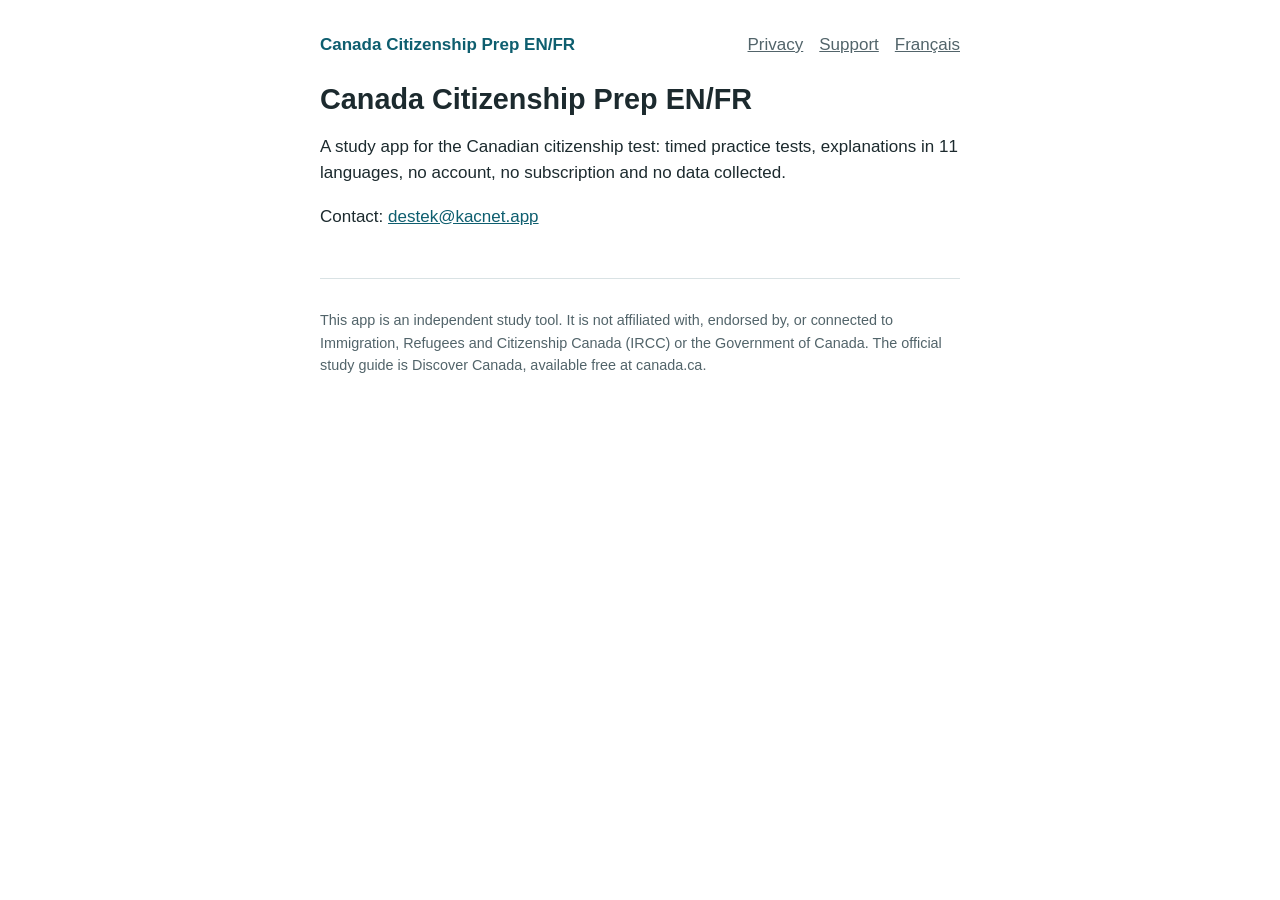
<file: index.html>
<!doctype html>
<html lang="en">
<head>
<meta charset="utf-8">
<meta name="viewport" content="width=device-width, initial-scale=1">
<title>Canada Citizenship Prep EN/FR</title>
<link rel="stylesheet" href="style.css">
</head>
<body>
<main>
<header>
  <span class="app">Canada Citizenship Prep EN/FR</span>
  <nav><a href="privacy/">Privacy</a><a href="support/">Support</a><a href="fr/" lang="fr">Français</a></nav>
</header>
<h1>Canada Citizenship Prep EN/FR</h1>
<p>A study app for the Canadian citizenship test: timed practice tests, explanations in 11 languages, no account, no subscription and no data collected.</p>
<p>Contact: <a href="mailto:destek@kacnet.app">destek@kacnet.app</a></p>
<footer><p>This app is an independent study tool. It is not affiliated with, endorsed by, or connected to Immigration, Refugees and Citizenship Canada (IRCC) or the Government of Canada. The official study guide is Discover Canada, available free at canada.ca.</p></footer>
</main>
</body>
</html>
</file>
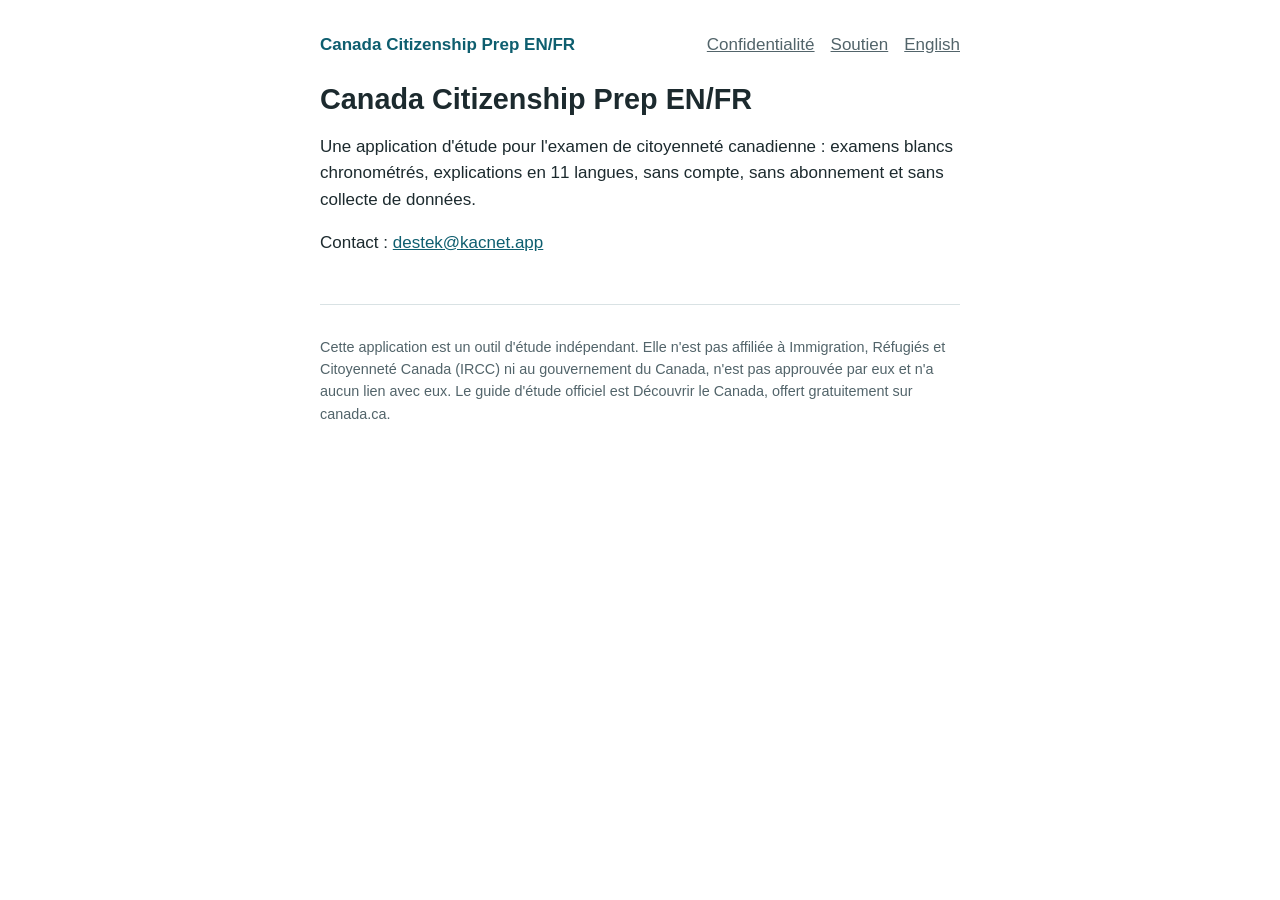
<file: fr/index.html>
<!doctype html>
<html lang="fr-CA">
<head>
<meta charset="utf-8">
<meta name="viewport" content="width=device-width, initial-scale=1">
<title>Canada Citizenship Prep EN/FR</title>
<link rel="stylesheet" href="../style.css">
</head>
<body>
<main>
<header>
  <span class="app">Canada Citizenship Prep EN/FR</span>
  <nav><a href="privacy/">Confidentialité</a><a href="support/">Soutien</a><a href="../" lang="en">English</a></nav>
</header>
<h1>Canada Citizenship Prep EN/FR</h1>
<p>Une application d'étude pour l'examen de citoyenneté canadienne : examens blancs chronométrés, explications en 11 langues, sans compte, sans abonnement et sans collecte de données.</p>
<p>Contact : <a href="mailto:destek@kacnet.app">destek@kacnet.app</a></p>
<footer><p>Cette application est un outil d'étude indépendant. Elle n'est pas affiliée à Immigration, Réfugiés et Citoyenneté Canada (IRCC) ni au gouvernement du Canada, n'est pas approuvée par eux et n'a aucun lien avec eux. Le guide d'étude officiel est Découvrir le Canada, offert gratuitement sur canada.ca.</p></footer>
</main>
</body>
</html>
</file>
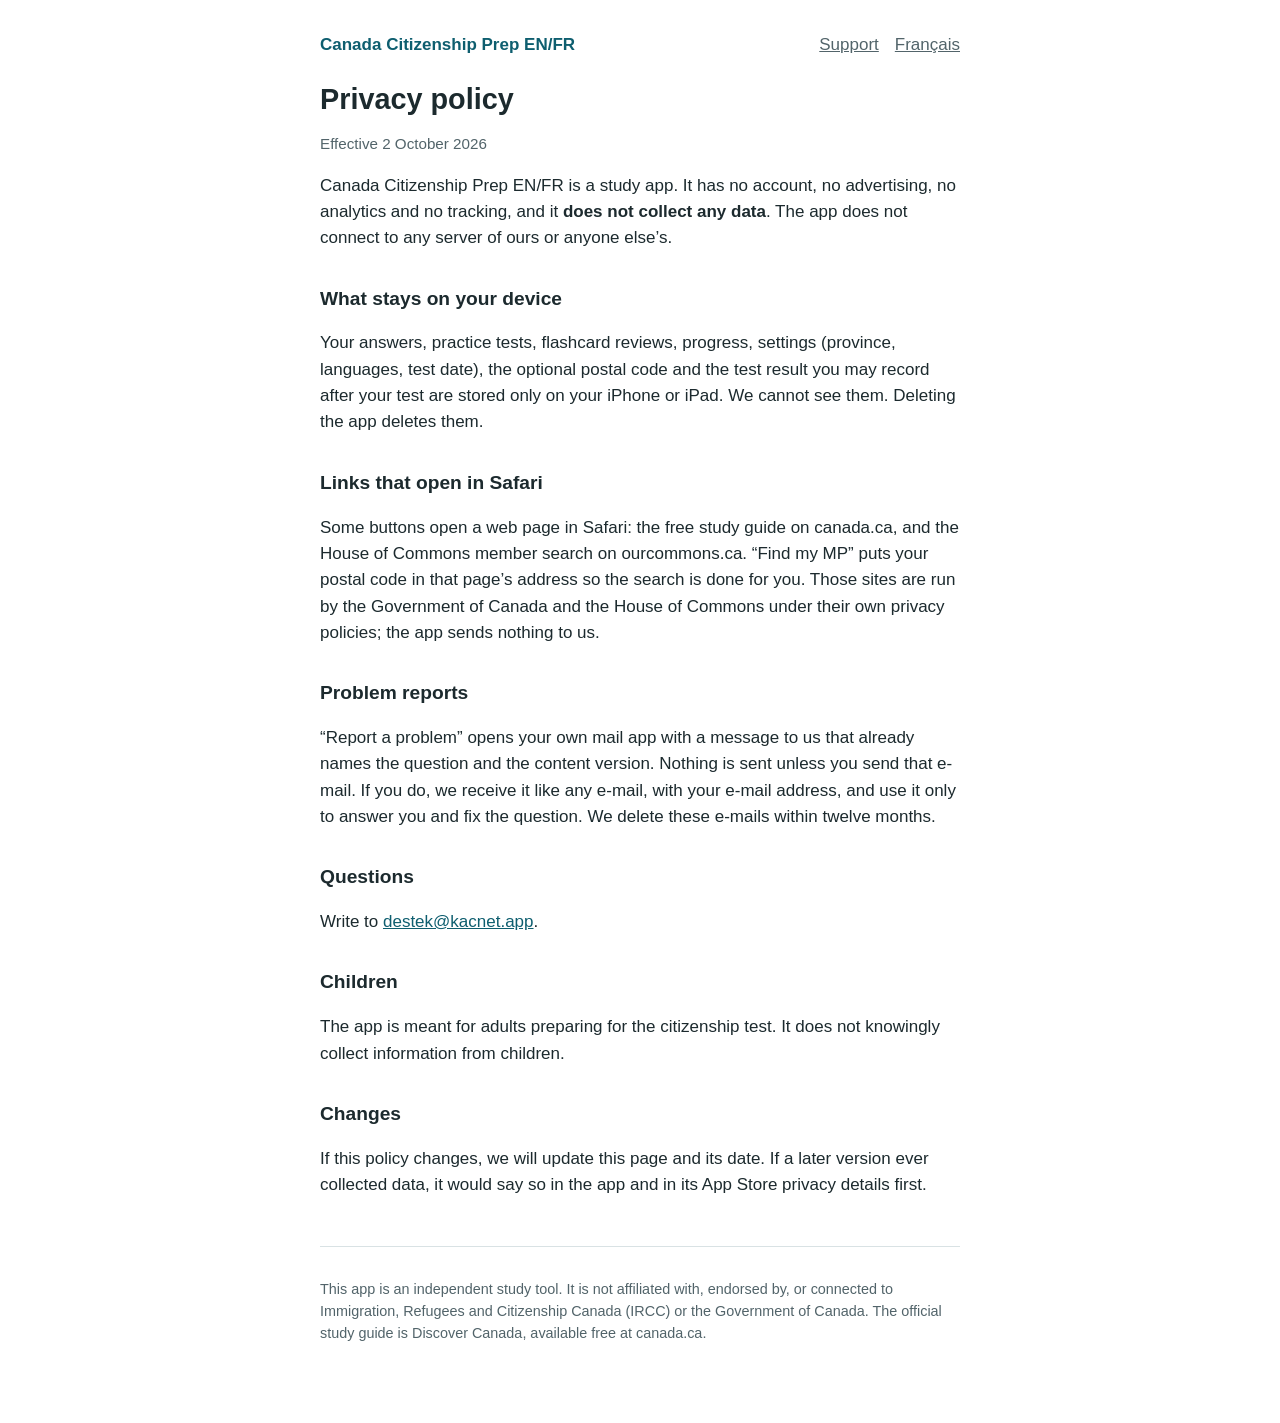
<file: privacy/index.html>
<!doctype html>
<html lang="en">
<head>
<meta charset="utf-8">
<meta name="viewport" content="width=device-width, initial-scale=1">
<title>Privacy policy — Canada Citizenship Prep EN/FR</title>
<link rel="alternate" hreflang="fr" href="../fr/privacy/">
<link rel="stylesheet" href="../style.css">
</head>
<body>
<main>
<header>
  <a class="app" href="../">Canada Citizenship Prep EN/FR</a>
  <nav><a href="../support/">Support</a><a href="../fr/privacy/" lang="fr">Français</a></nav>
</header>

<h1>Privacy policy</h1>
<p class="updated">Effective 2 October 2026</p>

<p>Canada Citizenship Prep EN/FR is a study app. It has no account, no advertising, no analytics
and no tracking, and it <strong>does not collect any data</strong>. The app does not connect to
any server of ours or anyone else’s.</p>

<h2>What stays on your device</h2>
<p>Your answers, practice tests, flashcard reviews, progress, settings (province, languages, test
date), the optional postal code and the test result you may record after your test are stored
only on your iPhone or iPad. We cannot see them. Deleting the app deletes them.</p>

<h2>Links that open in Safari</h2>
<p>Some buttons open a web page in Safari: the free study guide on canada.ca, and the House of
Commons member search on ourcommons.ca. “Find my MP” puts your postal code in that page’s address
so the search is done for you. Those sites are run by the Government of Canada and the House of
Commons under their own privacy policies; the app sends nothing to us.</p>

<h2>Problem reports</h2>
<p>“Report a problem” opens your own mail app with a message to us that already names the question
and the content version. Nothing is sent unless you send that e-mail. If you do, we receive it like
any e-mail, with your e-mail address, and use it only to answer you and fix the question. We delete
these e-mails within twelve months.</p>

<h2>Questions</h2>
<p>Write to <a href="mailto:destek@kacnet.app">destek@kacnet.app</a>.</p>

<h2>Children</h2>
<p>The app is meant for adults preparing for the citizenship test. It does not knowingly collect
information from children.</p>

<h2>Changes</h2>
<p>If this policy changes, we will update this page and its date. If a later version ever
collected data, it would say so in the app and in its App Store privacy details first.</p>

<footer>
  <p>This app is an independent study tool. It is not affiliated with, endorsed by, or connected
  to Immigration, Refugees and Citizenship Canada (IRCC) or the Government of Canada. The official
  study guide is Discover Canada, available free at canada.ca.</p>
</footer>
</main>
</body>
</html>
</file>
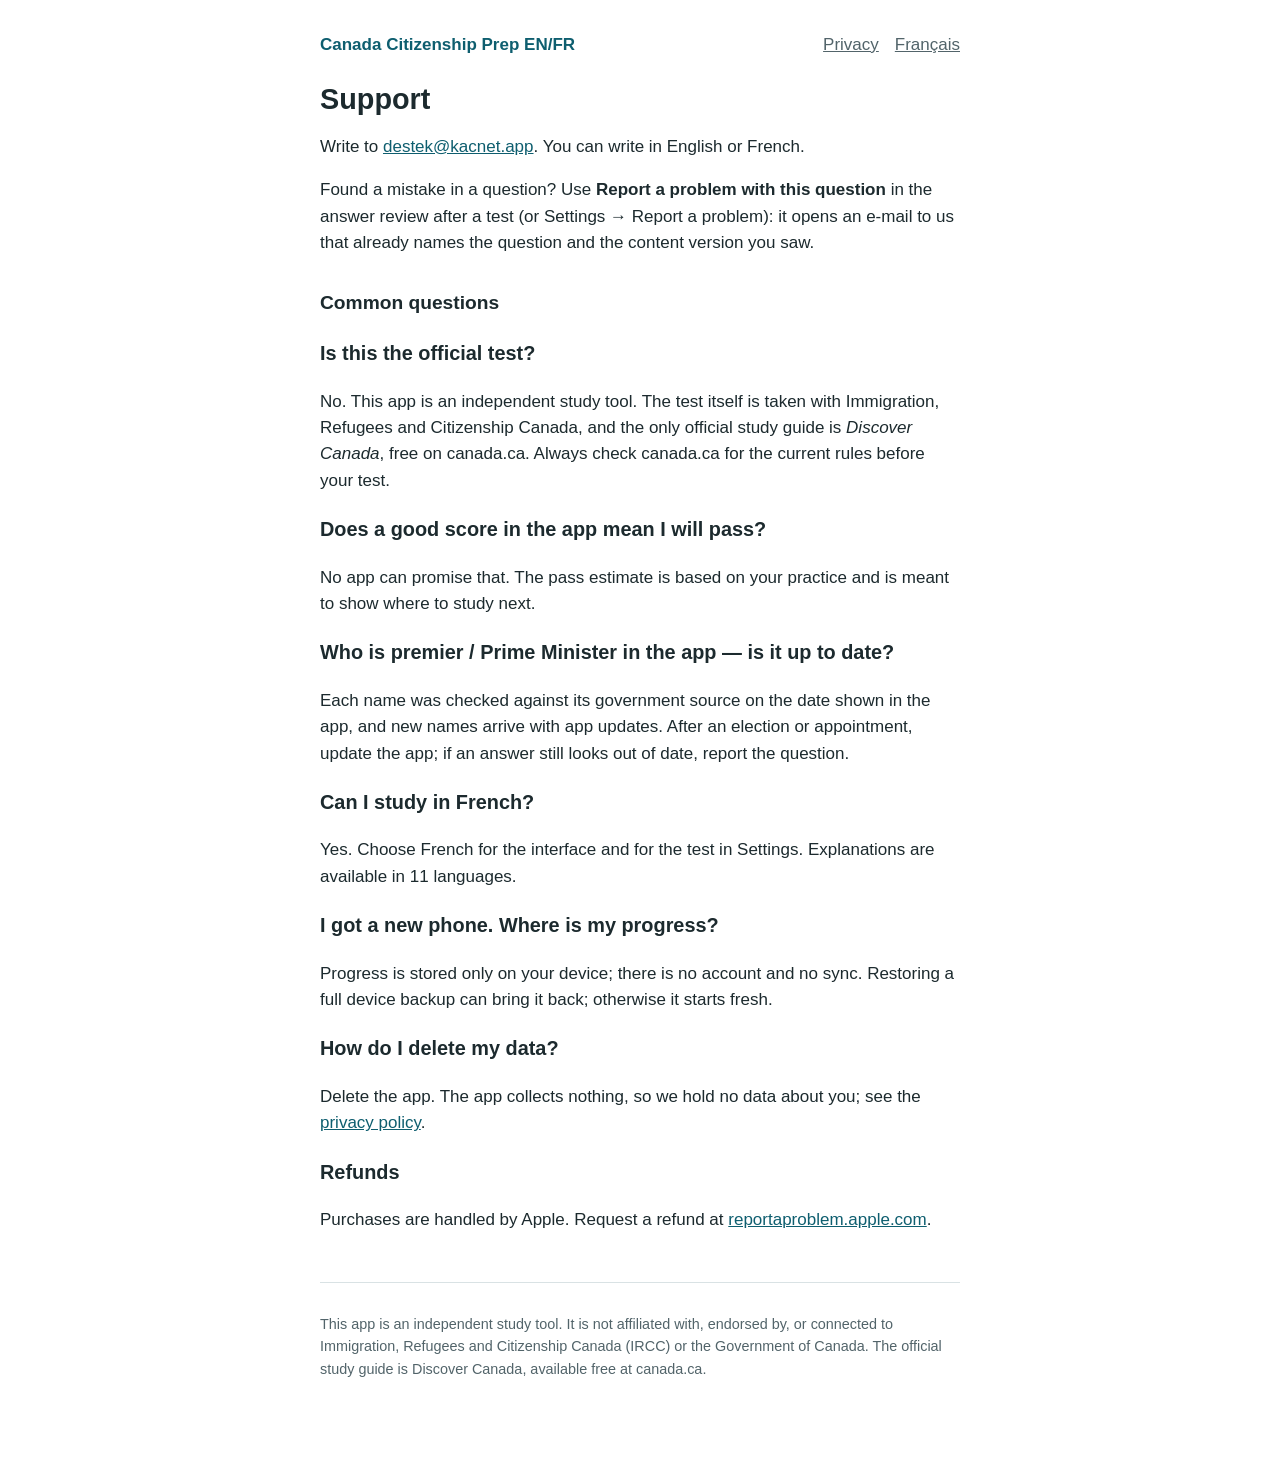
<file: support/index.html>
<!doctype html>
<html lang="en">
<head>
<meta charset="utf-8">
<meta name="viewport" content="width=device-width, initial-scale=1">
<title>Support — Canada Citizenship Prep EN/FR</title>
<link rel="alternate" hreflang="fr" href="../fr/support/">
<link rel="stylesheet" href="../style.css">
</head>
<body>
<main>
<header>
  <a class="app" href="../">Canada Citizenship Prep EN/FR</a>
  <nav><a href="../privacy/">Privacy</a><a href="../fr/support/" lang="fr">Français</a></nav>
</header>

<h1>Support</h1>
<p>Write to <a href="mailto:destek@kacnet.app">destek@kacnet.app</a>. You can write in English or
French.</p>
<p>Found a mistake in a question? Use <strong>Report a problem with this question</strong> in the
answer review after a test (or Settings → Report a problem): it opens an e-mail to us that already
names the question and the content version you saw.</p>

<h2>Common questions</h2>

<h3>Is this the official test?</h3>
<p>No. This app is an independent study tool. The test itself is taken with Immigration, Refugees
and Citizenship Canada, and the only official study guide is <em>Discover Canada</em>, free on
canada.ca. Always check canada.ca for the current rules before your test.</p>

<h3>Does a good score in the app mean I will pass?</h3>
<p>No app can promise that. The pass estimate is based on your practice and is meant to show where
to study next.</p>

<h3>Who is premier / Prime Minister in the app — is it up to date?</h3>
<p>Each name was checked against its government source on the date shown in the app, and new names
arrive with app updates. After an election or appointment, update the app; if an answer still
looks out of date, report the question.</p>

<h3>Can I study in French?</h3>
<p>Yes. Choose French for the interface and for the test in Settings. Explanations are available in
11 languages.</p>

<h3>I got a new phone. Where is my progress?</h3>
<p>Progress is stored only on your device; there is no account and no sync. Restoring a full
device backup can bring it back; otherwise it starts fresh.</p>

<h3>How do I delete my data?</h3>
<p>Delete the app. The app collects nothing, so we hold no data about you; see the
<a href="../privacy/">privacy policy</a>.</p>

<h3>Refunds</h3>
<p>Purchases are handled by Apple. Request a refund at
<a href="https://reportaproblem.apple.com">reportaproblem.apple.com</a>.</p>

<footer>
  <p>This app is an independent study tool. It is not affiliated with, endorsed by, or connected
  to Immigration, Refugees and Citizenship Canada (IRCC) or the Government of Canada. The official
  study guide is Discover Canada, available free at canada.ca.</p>
</footer>
</main>
</body>
</html>
</file>
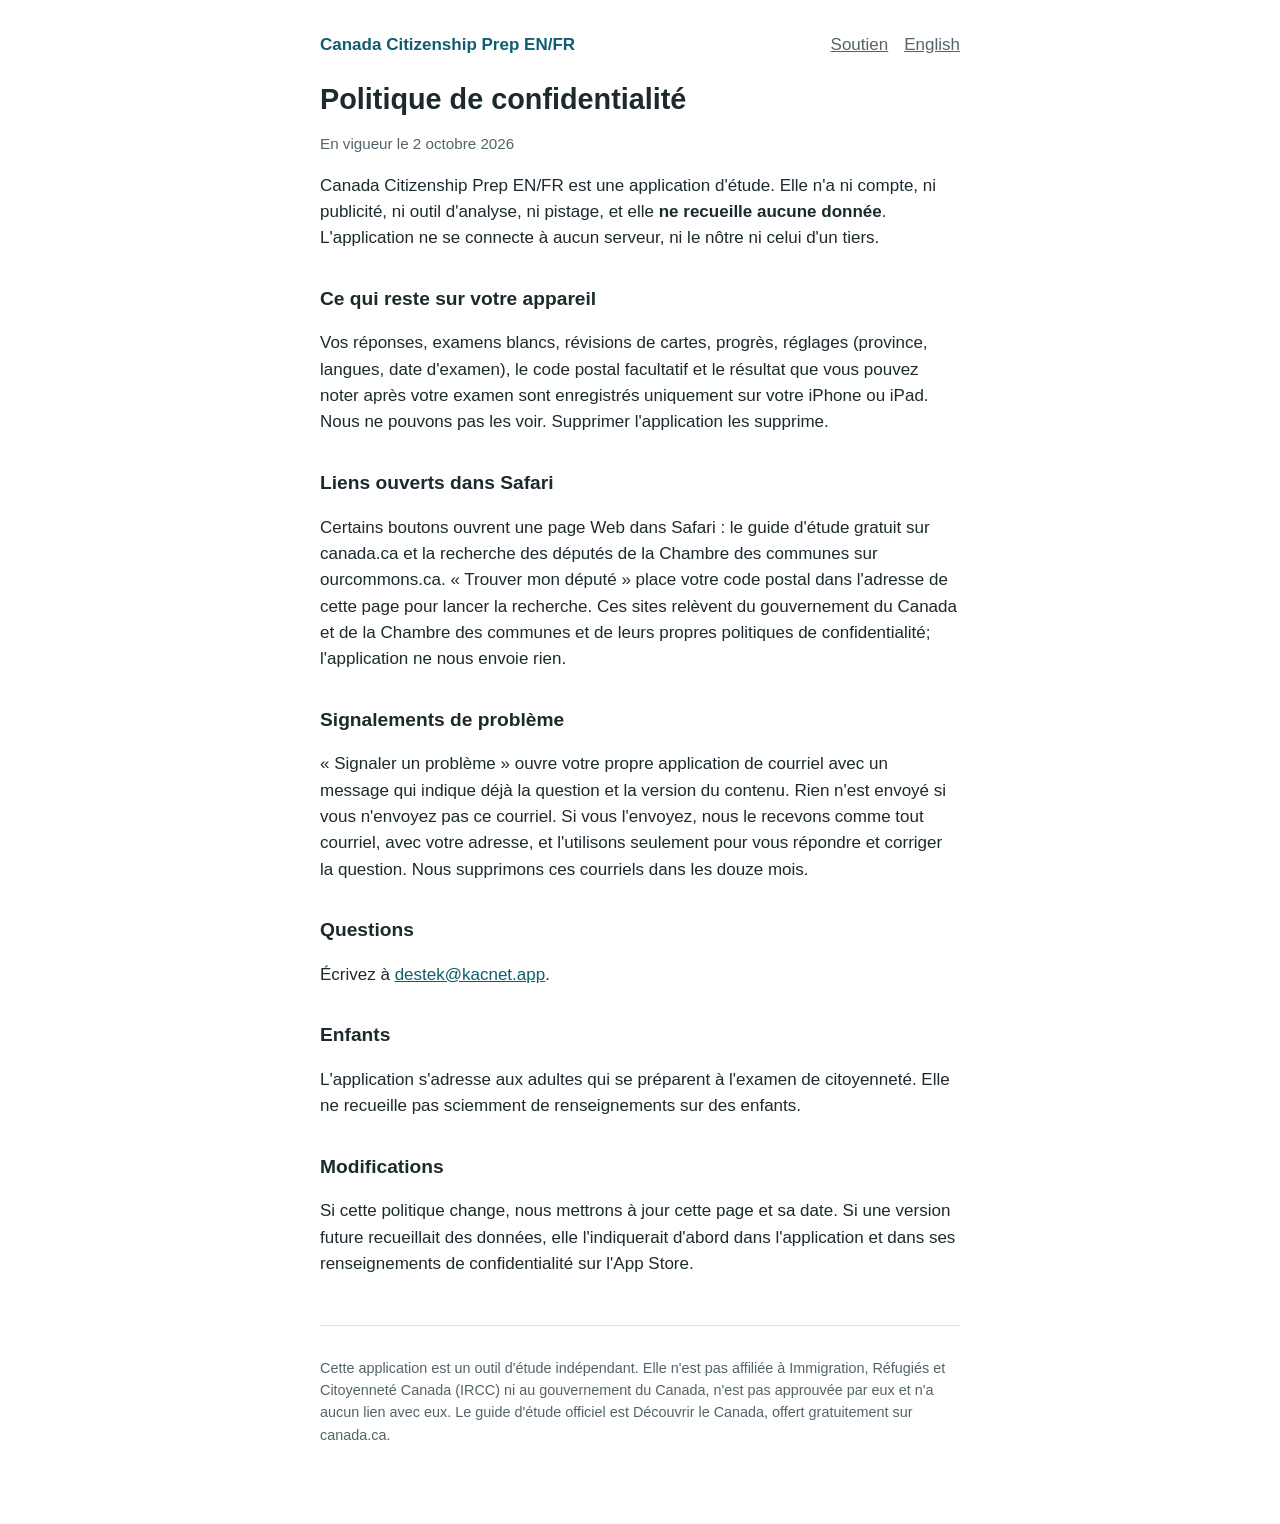
<file: fr/privacy/index.html>
<!doctype html>
<html lang="fr-CA">
<head>
<meta charset="utf-8">
<meta name="viewport" content="width=device-width, initial-scale=1">
<title>Politique de confidentialité — Canada Citizenship Prep EN/FR</title>
<link rel="alternate" hreflang="en" href="../../privacy/">
<link rel="stylesheet" href="../../style.css">
</head>
<body>
<main>
<header>
  <a class="app" href="../">Canada Citizenship Prep EN/FR</a>
  <nav><a href="../support/">Soutien</a><a href="../../privacy/" lang="en">English</a></nav>
</header>

<h1>Politique de confidentialité</h1>
<p class="updated">En vigueur le 2 octobre 2026</p>

<p>Canada Citizenship Prep EN/FR est une application d'étude. Elle n'a ni compte, ni publicité, ni
outil d'analyse, ni pistage, et elle <strong>ne recueille aucune donnée</strong>. L'application ne
se connecte à aucun serveur, ni le nôtre ni celui d'un tiers.</p>

<h2>Ce qui reste sur votre appareil</h2>
<p>Vos réponses, examens blancs, révisions de cartes, progrès, réglages (province, langues, date
d'examen), le code postal facultatif et le résultat que vous pouvez noter après votre examen sont
enregistrés uniquement sur votre iPhone ou iPad. Nous ne pouvons pas les voir. Supprimer
l'application les supprime.</p>

<h2>Liens ouverts dans Safari</h2>
<p>Certains boutons ouvrent une page Web dans Safari : le guide d'étude gratuit sur canada.ca et la
recherche des députés de la Chambre des communes sur ourcommons.ca. « Trouver mon député » place
votre code postal dans l'adresse de cette page pour lancer la recherche. Ces sites relèvent du
gouvernement du Canada et de la Chambre des communes et de leurs propres politiques de
confidentialité; l'application ne nous envoie rien.</p>

<h2>Signalements de problème</h2>
<p>« Signaler un problème » ouvre votre propre application de courriel avec un message qui indique
déjà la question et la version du contenu. Rien n'est envoyé si vous n'envoyez pas ce courriel. Si
vous l'envoyez, nous le recevons comme tout courriel, avec votre adresse, et l'utilisons seulement
pour vous répondre et corriger la question. Nous supprimons ces courriels dans les douze mois.</p>

<h2>Questions</h2>
<p>Écrivez à <a href="mailto:destek@kacnet.app">destek@kacnet.app</a>.</p>

<h2>Enfants</h2>
<p>L'application s'adresse aux adultes qui se préparent à l'examen de citoyenneté. Elle ne recueille
pas sciemment de renseignements sur des enfants.</p>

<h2>Modifications</h2>
<p>Si cette politique change, nous mettrons à jour cette page et sa date. Si une version future
recueillait des données, elle l'indiquerait d'abord dans l'application et dans ses
renseignements de confidentialité sur l'App Store.</p>

<footer>
  <p>Cette application est un outil d'étude indépendant. Elle n'est pas affiliée à Immigration,
  Réfugiés et Citoyenneté Canada (IRCC) ni au gouvernement du Canada, n'est pas approuvée par eux
  et n'a aucun lien avec eux. Le guide d'étude officiel est Découvrir le Canada, offert gratuitement
  sur canada.ca.</p>
</footer>
</main>
</body>
</html>
</file>
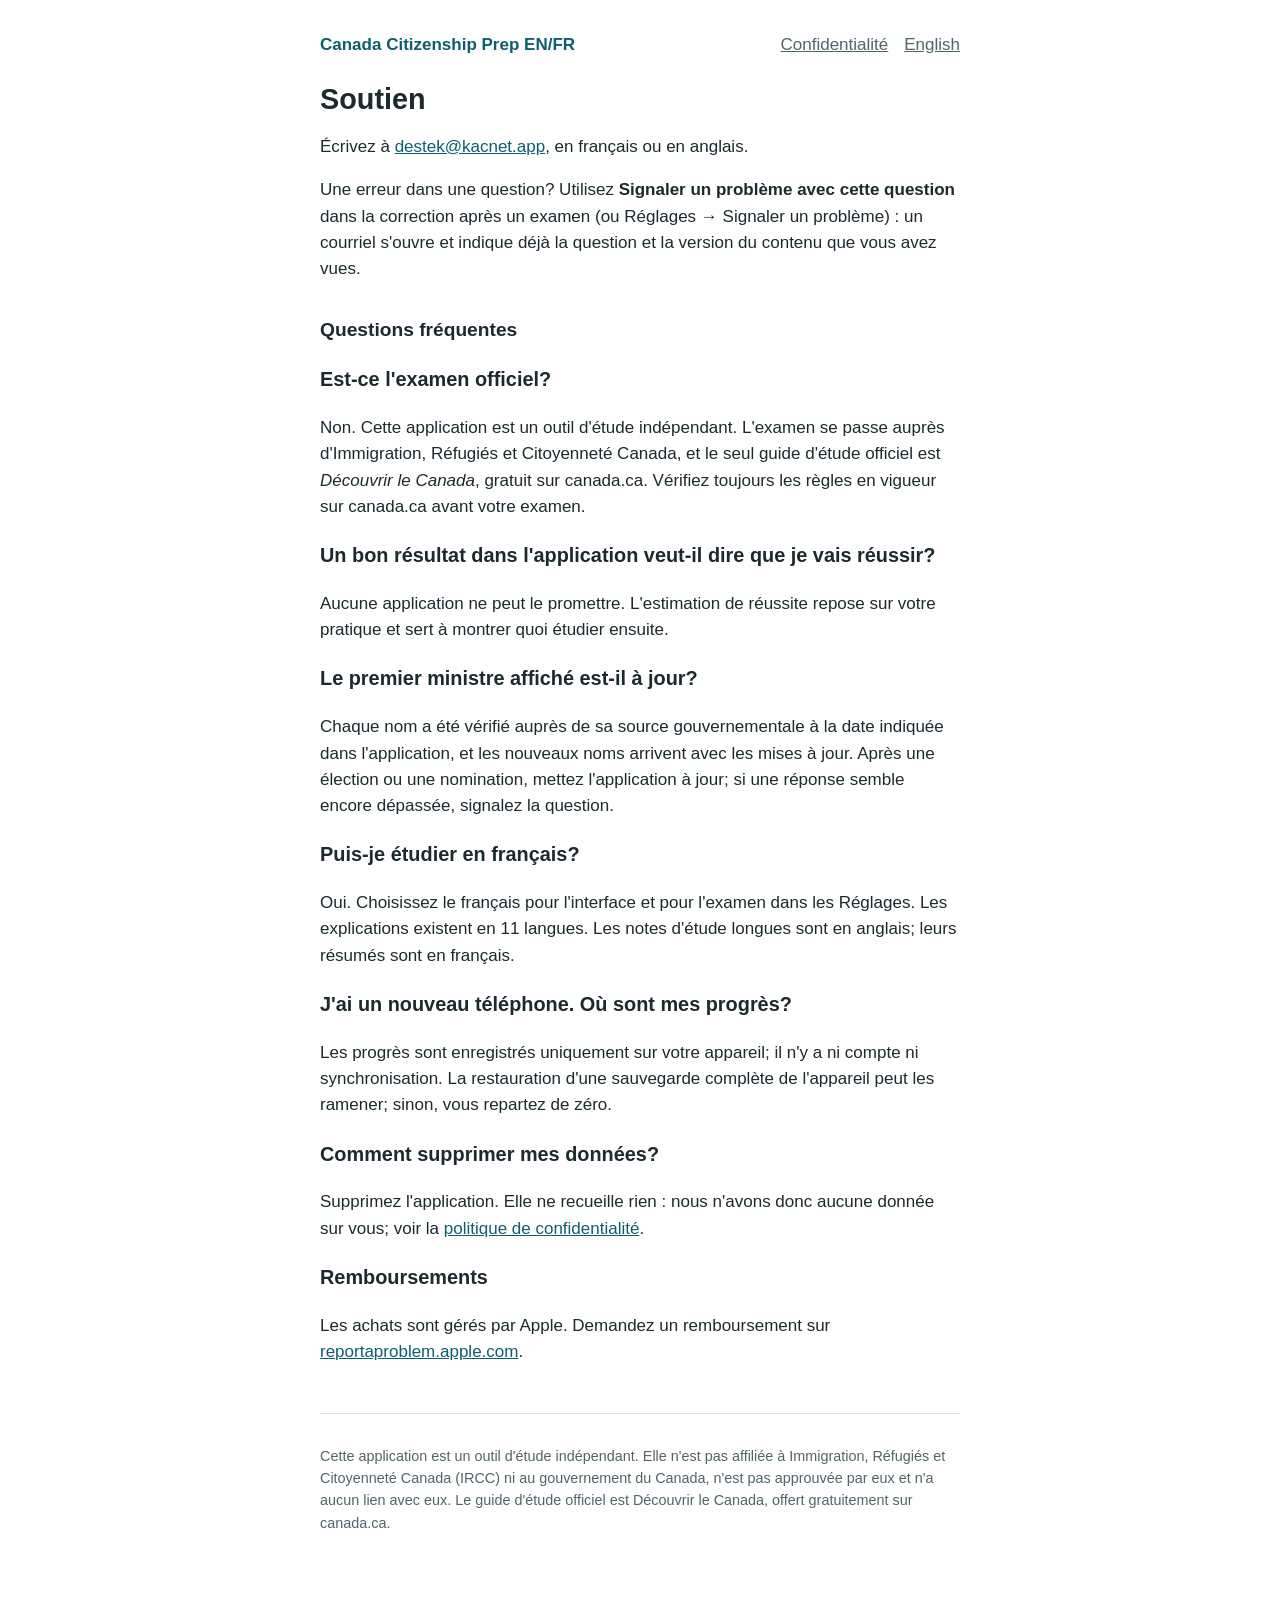
<file: fr/support/index.html>
<!doctype html>
<html lang="fr-CA">
<head>
<meta charset="utf-8">
<meta name="viewport" content="width=device-width, initial-scale=1">
<title>Soutien — Canada Citizenship Prep EN/FR</title>
<link rel="alternate" hreflang="en" href="../../support/">
<link rel="stylesheet" href="../../style.css">
</head>
<body>
<main>
<header>
  <a class="app" href="../">Canada Citizenship Prep EN/FR</a>
  <nav><a href="../privacy/">Confidentialité</a><a href="../../support/" lang="en">English</a></nav>
</header>

<h1>Soutien</h1>
<p>Écrivez à <a href="mailto:destek@kacnet.app">destek@kacnet.app</a>, en français ou en anglais.</p>
<p>Une erreur dans une question? Utilisez <strong>Signaler un problème avec cette question</strong>
dans la correction après un examen (ou Réglages → Signaler un problème) : un courriel s'ouvre et
indique déjà la question et la version du contenu que vous avez vues.</p>

<h2>Questions fréquentes</h2>

<h3>Est-ce l'examen officiel?</h3>
<p>Non. Cette application est un outil d'étude indépendant. L'examen se passe auprès
d'Immigration, Réfugiés et Citoyenneté Canada, et le seul guide d'étude officiel est
<em>Découvrir le Canada</em>, gratuit sur canada.ca. Vérifiez toujours les règles en vigueur sur
canada.ca avant votre examen.</p>

<h3>Un bon résultat dans l'application veut-il dire que je vais réussir?</h3>
<p>Aucune application ne peut le promettre. L'estimation de réussite repose sur votre pratique et
sert à montrer quoi étudier ensuite.</p>

<h3>Le premier ministre affiché est-il à jour?</h3>
<p>Chaque nom a été vérifié auprès de sa source gouvernementale à la date indiquée dans
l'application, et les nouveaux noms arrivent avec les mises à jour. Après une élection ou une
nomination, mettez l'application à jour; si une réponse semble encore dépassée, signalez la
question.</p>

<h3>Puis-je étudier en français?</h3>
<p>Oui. Choisissez le français pour l'interface et pour l'examen dans les Réglages. Les
explications existent en 11 langues. Les notes d'étude longues sont en anglais; leurs résumés sont
en français.</p>

<h3>J'ai un nouveau téléphone. Où sont mes progrès?</h3>
<p>Les progrès sont enregistrés uniquement sur votre appareil; il n'y a ni compte ni
synchronisation. La restauration d'une sauvegarde complète de l'appareil peut les ramener; sinon,
vous repartez de zéro.</p>

<h3>Comment supprimer mes données?</h3>
<p>Supprimez l'application. Elle ne recueille rien : nous n'avons donc aucune donnée sur vous; voir
la <a href="../privacy/">politique de confidentialité</a>.</p>

<h3>Remboursements</h3>
<p>Les achats sont gérés par Apple. Demandez un remboursement sur
<a href="https://reportaproblem.apple.com">reportaproblem.apple.com</a>.</p>

<footer>
  <p>Cette application est un outil d'étude indépendant. Elle n'est pas affiliée à Immigration,
  Réfugiés et Citoyenneté Canada (IRCC) ni au gouvernement du Canada, n'est pas approuvée par eux
  et n'a aucun lien avec eux. Le guide d'étude officiel est Découvrir le Canada, offert gratuitement
  sur canada.ca.</p>
</footer>
</main>
</body>
</html>
</file>
<file: style.css>
:root {
  --bg: #ffffff;
  --text: #1c2a2e;
  --muted: #52646a;
  --accent: #0e5e6f;
  --rule: #d9e2e4;
  color-scheme: light dark;
}
@media (prefers-color-scheme: dark) {
  :root {
    --bg: #101a1d;
    --text: #e6eef0;
    --muted: #a3b5ba;
    --accent: #6cc3d3;
    --rule: #2a3a3f;
  }
}
* { box-sizing: border-box; }
body {
  margin: 0;
  background: var(--bg);
  color: var(--text);
  font: 17px/1.55 -apple-system, BlinkMacSystemFont, "Segoe UI", Roboto, sans-serif;
}
main { max-width: 42rem; margin: 0 auto; padding: 2rem 1rem 4rem; }
header { display: flex; justify-content: space-between; align-items: baseline; gap: 1rem; flex-wrap: wrap; }
.app { font-weight: 600; color: var(--accent); text-decoration: none; }
nav a { color: var(--muted); margin-left: 1rem; }
h1 { font-size: 1.8rem; line-height: 1.2; margin: 1.5rem 0 0.25rem; }
h2 { font-size: 1.2rem; margin: 2rem 0 0.5rem; }
.updated, .note { color: var(--muted); font-size: 0.95rem; }
a { color: var(--accent); }
table { width: 100%; border-collapse: collapse; font-size: 0.95rem; }
th, td { text-align: left; vertical-align: top; padding: 0.5rem 0.5rem 0.5rem 0; border-bottom: 1px solid var(--rule); }
footer { margin-top: 3rem; padding-top: 1rem; border-top: 1px solid var(--rule); color: var(--muted); font-size: 0.9rem; }
</file>
